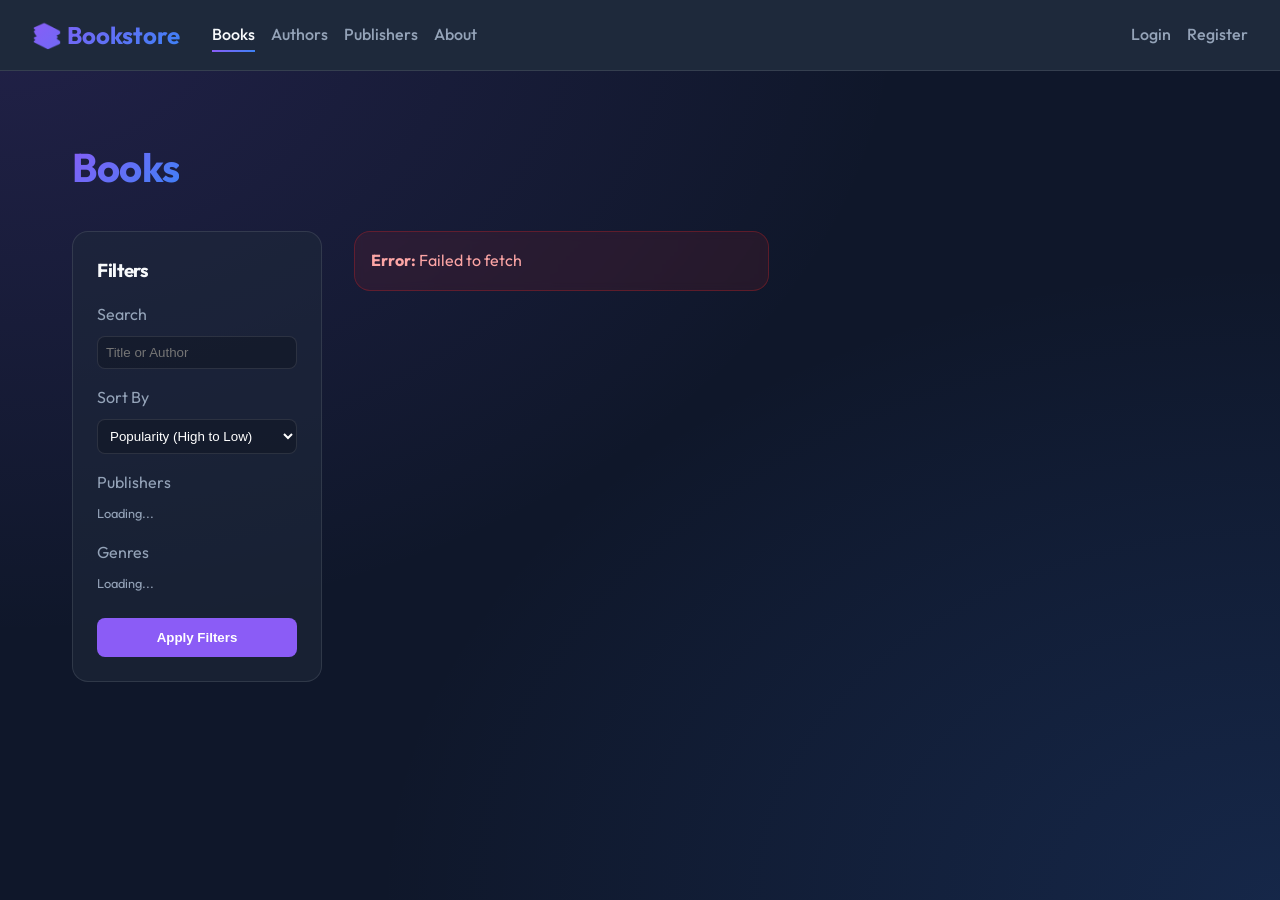
<file: index.html>
<!DOCTYPE html>
<html lang="en">
<head>
    <meta charset="UTF-8">
    <meta name="viewport" content="width=device-width, initial-scale=1.0">
    <title>Books - Bookstore</title>
    <link rel="stylesheet" href="./src/css/main.css">
    <link rel="stylesheet" href="./src/css/components.css">
    <link rel="stylesheet" href="./src/css/layout.css">
</head>
<body>

<main class="container">
    <div class="flex-between" style="margin-bottom: 2rem;">
        <h1>Books</h1>
        <div id="admin-controls"></div>
    </div>
    
    <div style="display: grid; grid-template-columns: 250px 1fr; gap: 2rem; align-items: start;">
        <aside class="filters-sidebar" style="background: var(--card-bg); padding: 1.5rem; border-radius: var(--radius); border: 1px solid var(--border-color);">
            <h3 style="margin-bottom: 1rem;">Filters</h3>
            <form id="filter-form">
                <div style="margin-bottom: 1rem;">
                    <label for="search" style="display: block; margin-bottom: 0.5rem; color: var(--text-muted);">Search</label>
                    <input type="text" id="search" name="search" placeholder="Title or Author" style="width: 100%; padding: 0.5rem; border-radius: 8px; border: 1px solid var(--border-color); background: rgba(0,0,0,0.2); color: white;">
                </div>
                
                <div style="margin-bottom: 1rem;">
                    <label for="ordering" style="display: block; margin-bottom: 0.5rem; color: var(--text-muted);">Sort By</label>
                    <select id="ordering" name="ordering" style="width: 100%; padding: 0.5rem; border-radius: 8px; border: 1px solid var(--border-color); background: rgba(0,0,0,0.2); color: white;">
                        <option value="-popularity_score">Popularity (High to Low)</option>
                        <option value="popularity_score">Popularity (Low to High)</option>
                        <option value="price">Price (Low to High)</option>
                        <option value="-price">Price (High to Low)</option>
                        <option value="genre">Genre (A-Z)</option>
                        <option value="-genre">Genre (Z-A)</option>
                    </select>
                </div>
                
                <div style="margin-bottom: 1rem;">
                    <label style="display: block; margin-bottom: 0.5rem; color: var(--text-muted);">Publishers</label>
                    <div id="publisher-filters" style="display: flex; flex-direction: column; gap: 0.5rem; max-height: 150px; overflow-y: auto;">
                        <span style="color: var(--text-muted); font-size: 0.8rem;">Loading...</span>
                    </div>
                </div>

                <div style="margin-bottom: 1.5rem;">
                    <label style="display: block; margin-bottom: 0.5rem; color: var(--text-muted);">Genres</label>
                    <div id="genre-filters" style="display: flex; flex-direction: column; gap: 0.5rem; max-height: 150px; overflow-y: auto;">
                        <span style="color: var(--text-muted); font-size: 0.8rem;">Loading...</span>
                    </div>
                </div>
                
                <button type="submit" style="width: 100%; padding: 0.75rem; background: var(--primary); color: white; border: none; border-radius: 8px; cursor: pointer; font-weight: bold; transition: background 0.3s;">Apply Filters</button>
            </form>
        </aside>
        
        <div id="content" class="grid" style="grid-template-columns: repeat(auto-fill, minmax(280px, 1fr));"></div>
    </div>
</main>

    <!-- Global scripts instead of modules -->
    <script src="./src/js/config.js"></script>
    <script src="./src/js/auth.js"></script>
    <script src="./src/js/api.js"></script>
    <script src="./src/js/ui.js"></script>
    <script src="./src/js/pages/books.js"></script>
</body>
</html>
</file>
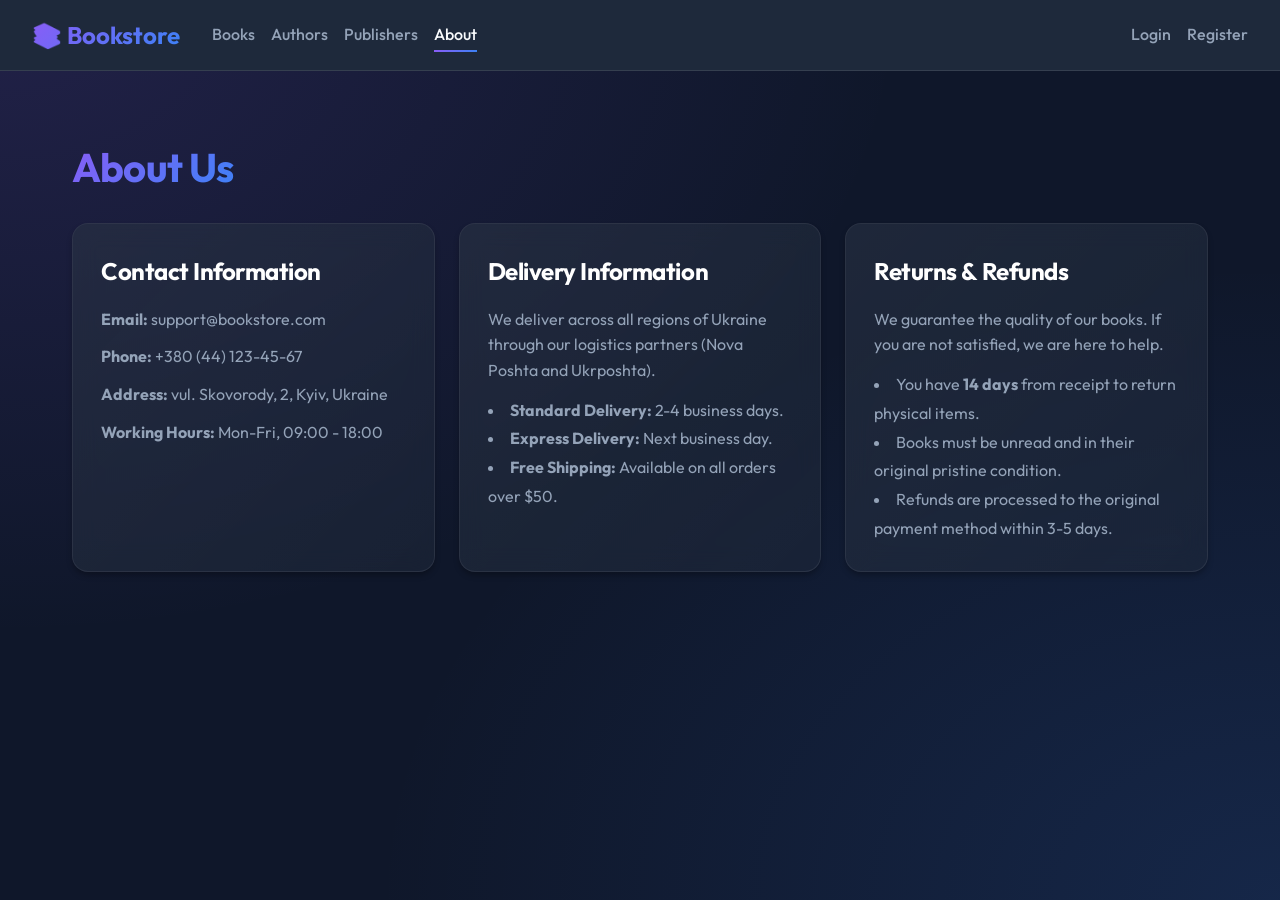
<file: src/pages/about.html>
<!DOCTYPE html>
<html lang="en">
<head>
    <meta charset="UTF-8">
    <meta name="viewport" content="width=device-width, initial-scale=1.0">
    <title>About Us - Bookstore</title>
    <link rel="stylesheet" href="../css/main.css">
    <link rel="stylesheet" href="../css/components.css">
    <link rel="stylesheet" href="../css/layout.css">
</head>
<body>
    <main class="container">
        <div class="flex-between">
            <h1>About Us</h1>
        </div>
        
        <div class="grid mt-4">
            <div class="card">
                <div class="card-body">
                    <h3 class="card-title" style="margin-bottom: 1rem; font-size: 1.5rem;">Contact Information</h3>
                    <p style="color: var(--text-muted); margin-bottom: 0.75rem;"><strong>Email:</strong> support@bookstore.com</p>
                    <p style="color: var(--text-muted); margin-bottom: 0.75rem;"><strong>Phone:</strong> +380 (44) 123-45-67</p>
                    <p style="color: var(--text-muted); margin-bottom: 0.75rem;"><strong>Address:</strong> vul. Skovorody, 2, Kyiv, Ukraine</p>
                    <p style="color: var(--text-muted);"><strong>Working Hours:</strong> Mon-Fri, 09:00 - 18:00</p>
                </div>
            </div>

            <div class="card">
                <div class="card-body">
                    <h3 class="card-title" style="margin-bottom: 1rem; font-size: 1.5rem;">Delivery Information</h3>
                    <p style="color: var(--text-muted); margin-bottom: 0.75rem;">
                        We deliver across all regions of Ukraine through our logistics partners (Nova Poshta and Ukrposhta).
                    </p>
                    <ul style="color: var(--text-muted); list-style-position: inside; line-height: 1.8;">
                        <li><strong>Standard Delivery:</strong> 2-4 business days.</li>
                        <li><strong>Express Delivery:</strong> Next business day.</li>
                        <li><strong>Free Shipping:</strong> Available on all orders over $50.</li>
                    </ul>
                </div>
            </div>

            <div class="card">
                <div class="card-body">
                    <h3 class="card-title" style="margin-bottom: 1rem; font-size: 1.5rem;">Returns & Refunds</h3>
                    <p style="color: var(--text-muted); margin-bottom: 0.75rem;">
                        We guarantee the quality of our books. If you are not satisfied, we are here to help.
                    </p>
                    <ul style="color: var(--text-muted); list-style-position: inside; line-height: 1.8;">
                        <li>You have <strong>14 days</strong> from receipt to return physical items.</li>
                        <li>Books must be unread and in their original pristine condition.</li>
                        <li>Refunds are processed to the original payment method within 3-5 days.</li>
                    </ul>
                </div>
            </div>
        </div>
    </main>

    <!-- Global scripts -->
    <script src="../js/config.js"></script>
    <script src="../js/auth.js"></script>
    <script src="../js/api.js"></script>
    <script src="../js/ui.js"></script>
    <script>
        renderNavbar('about');
    </script>
</body>
</html>
</file>
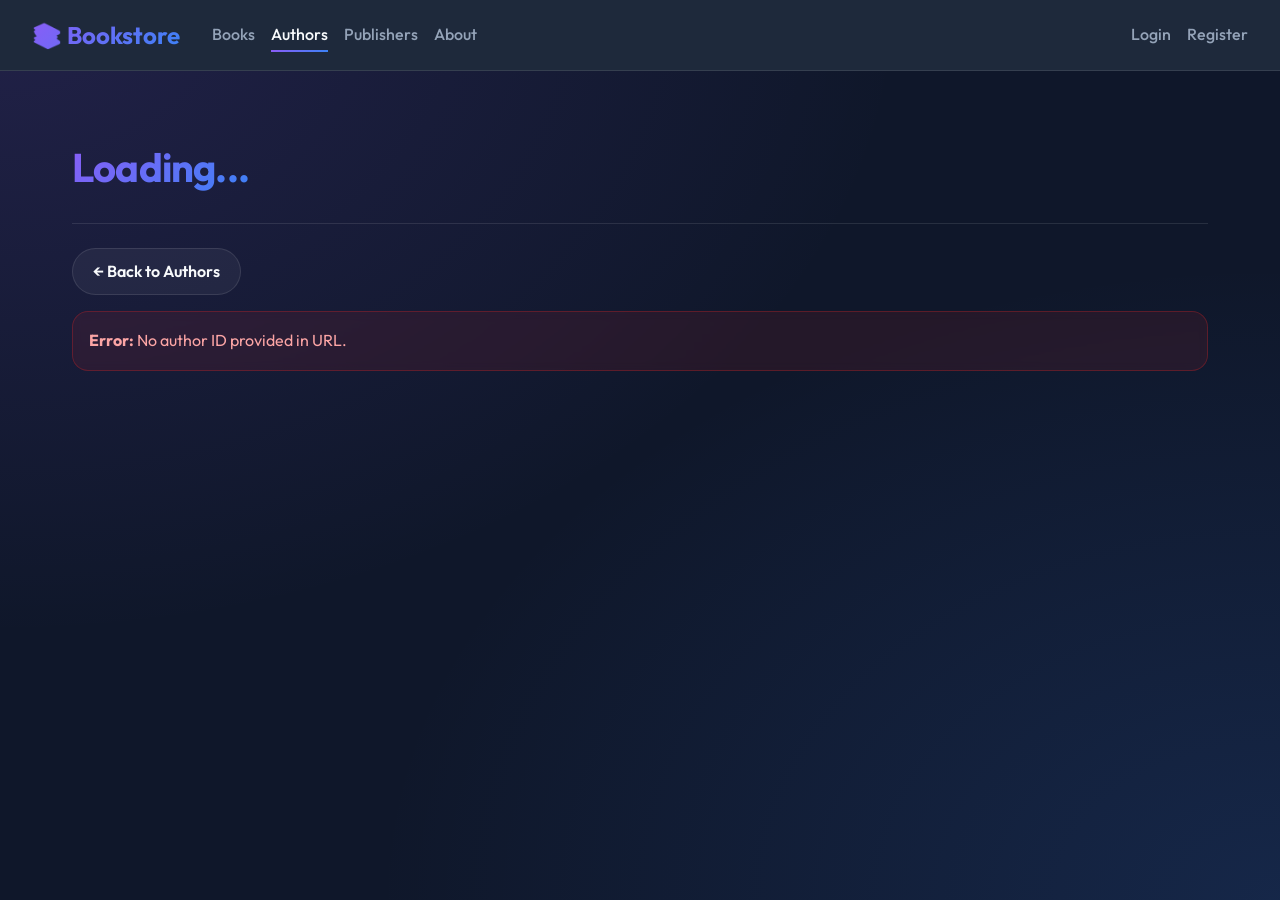
<file: src/pages/author-detail.html>
<!DOCTYPE html>
<html lang="en">
<head>
    <meta charset="UTF-8">
    <meta name="viewport" content="width=device-width, initial-scale=1.0">
    <title>Author Details</title>
    <link rel="stylesheet" href="../css/main.css">
    <link rel="stylesheet" href="../css/components.css">
    <link rel="stylesheet" href="../css/layout.css">
</head>
<body>

    <main class="container">
        <div class="detail-header flex-between">
            <h1 id="author-name">Loading...</h1>
            <div id="admin-controls"></div>
        </div>
        <a href="./authors.html" class="btn btn-secondary mb-4">&larr; Back to Authors</a>
        <div id="content"></div>
    </main>

    <!-- Global scripts instead of modules -->
    <script src="../js/config.js"></script>
    <script src="../js/auth.js"></script>
    <script src="../js/api.js"></script>
    <script src="../js/ui.js"></script>
    <script src="../js/pages/author-detail.js"></script>
</body>
</html>
</file>
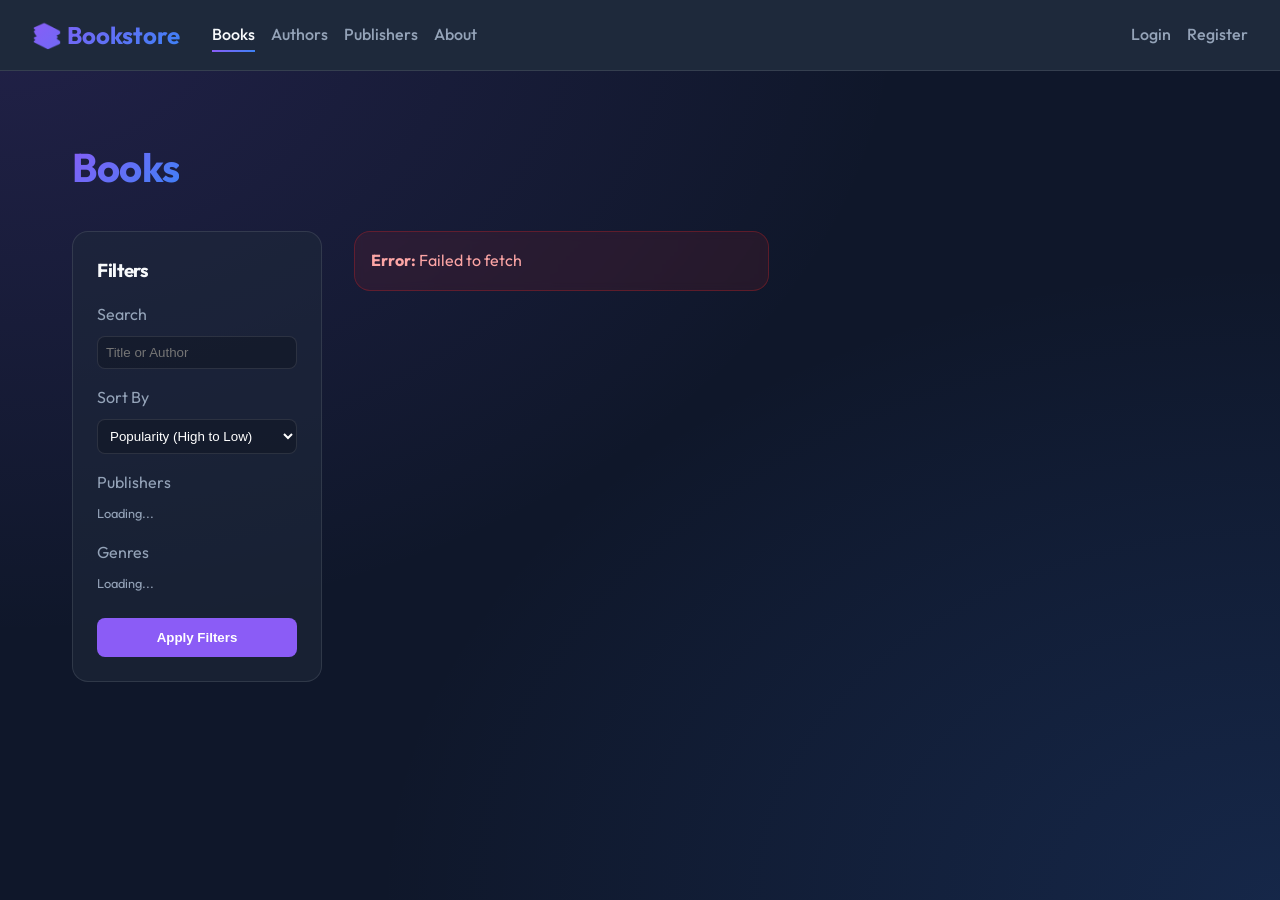
<file: src/pages/author-form.html>
<!DOCTYPE html>
<html lang="en">
<head>
    <meta charset="UTF-8">
    <meta name="viewport" content="width=device-width, initial-scale=1.0">
    <title>Author Form - Bookstore</title>
    <link rel="stylesheet" href="../css/main.css">
    <link rel="stylesheet" href="../css/components.css">
    <link rel="stylesheet" href="../css/layout.css">
</head>
<body>
    <main class="container" style="max-width: 600px; margin-top: 4rem;">
        <div class="card" style="padding: 2.5rem;">
            <div class="flex-between" style="border-bottom: 1px solid var(--border-color); padding-bottom: 1rem; margin-bottom: 2rem;">
                <h1 id="page-title">Author</h1>
                <a href="authors.html" class="btn btn-secondary">Cancel</a>
            </div>
            
            <div id="error-container"></div>
            
            <form id="entity-form" style="display: none;">
                <div class="form-group">
                    <label class="form-label">Name *</label>
                    <input type="text" name="name" id="field-name" class="form-control" required>
                </div>
                
                <div class="form-group">
                    <label class="form-label">Biography</label>
                    <textarea name="bio" id="field-bio" rows="6" class="form-control"></textarea>
                </div>
                
                <button type="submit" id="submit-btn" class="btn btn-primary btn-block">Save</button>
            </form>
        </div>
    </main>

    <script src="../js/config.js"></script>
    <script src="../js/auth.js"></script>
    <script src="../js/api.js"></script>
    <script src="../js/ui.js"></script>
    <script src="../js/pages/author-form.js"></script>
</body>
</html>
</file>
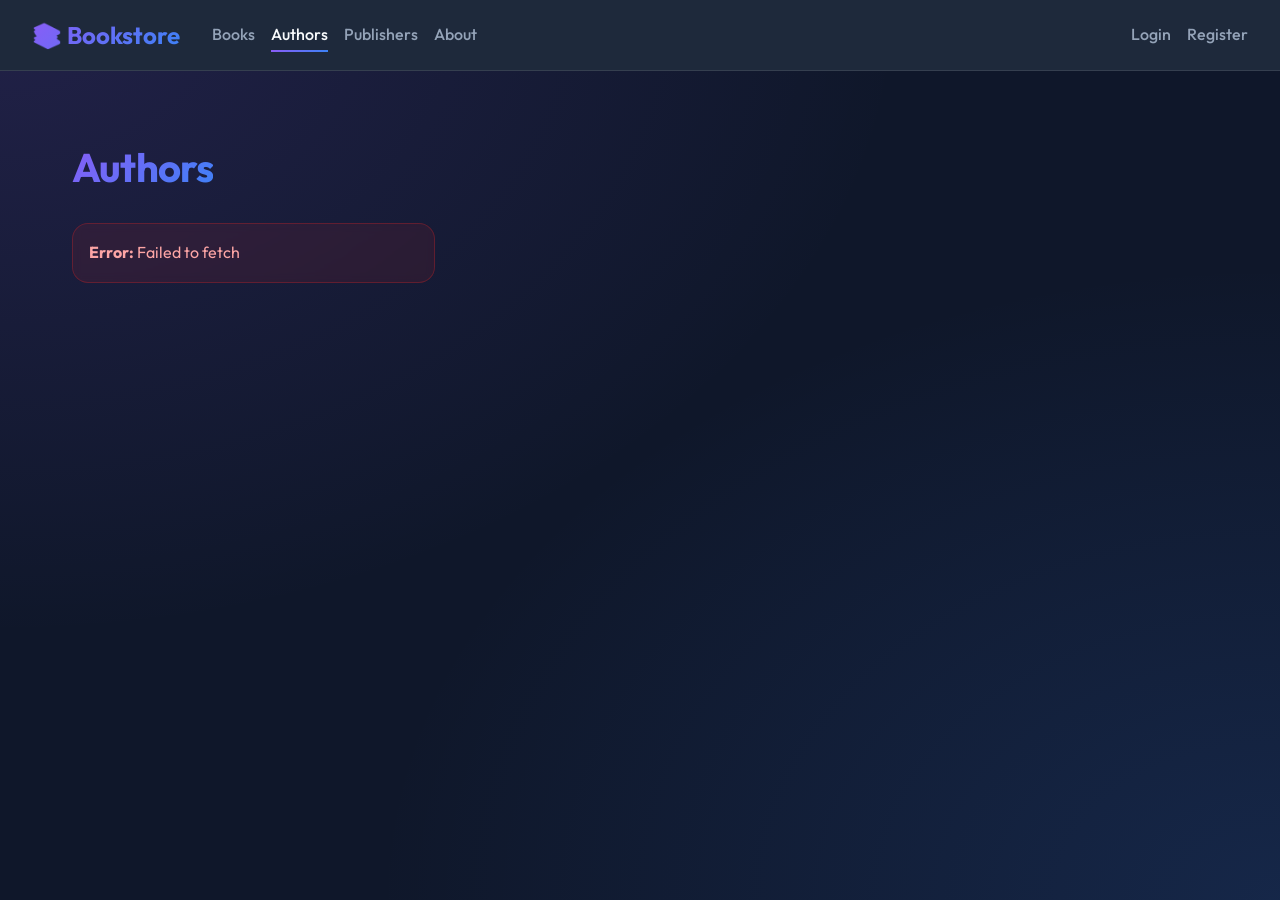
<file: src/pages/authors.html>
<!DOCTYPE html>
<html lang="en">
<head>
    <meta charset="UTF-8">
    <meta name="viewport" content="width=device-width, initial-scale=1.0">
    <title>Authors - Bookstore</title>
    <link rel="stylesheet" href="../css/main.css">
    <link rel="stylesheet" href="../css/components.css">
    <link rel="stylesheet" href="../css/layout.css">
</head>
<body>

    <main class="container">
        <div class="flex-between">
            <h1>Authors</h1>
            <div id="admin-controls"></div>
        </div>
        <div id="content" class="grid"></div>
    </main>
    
    <!-- Global scripts instead of modules -->
    <script src="../js/config.js"></script>
    <script src="../js/auth.js"></script>
    <script src="../js/api.js"></script>
    <script src="../js/ui.js"></script>
    <script src="../js/pages/authors.js"></script>
</body>
</html>
</file>
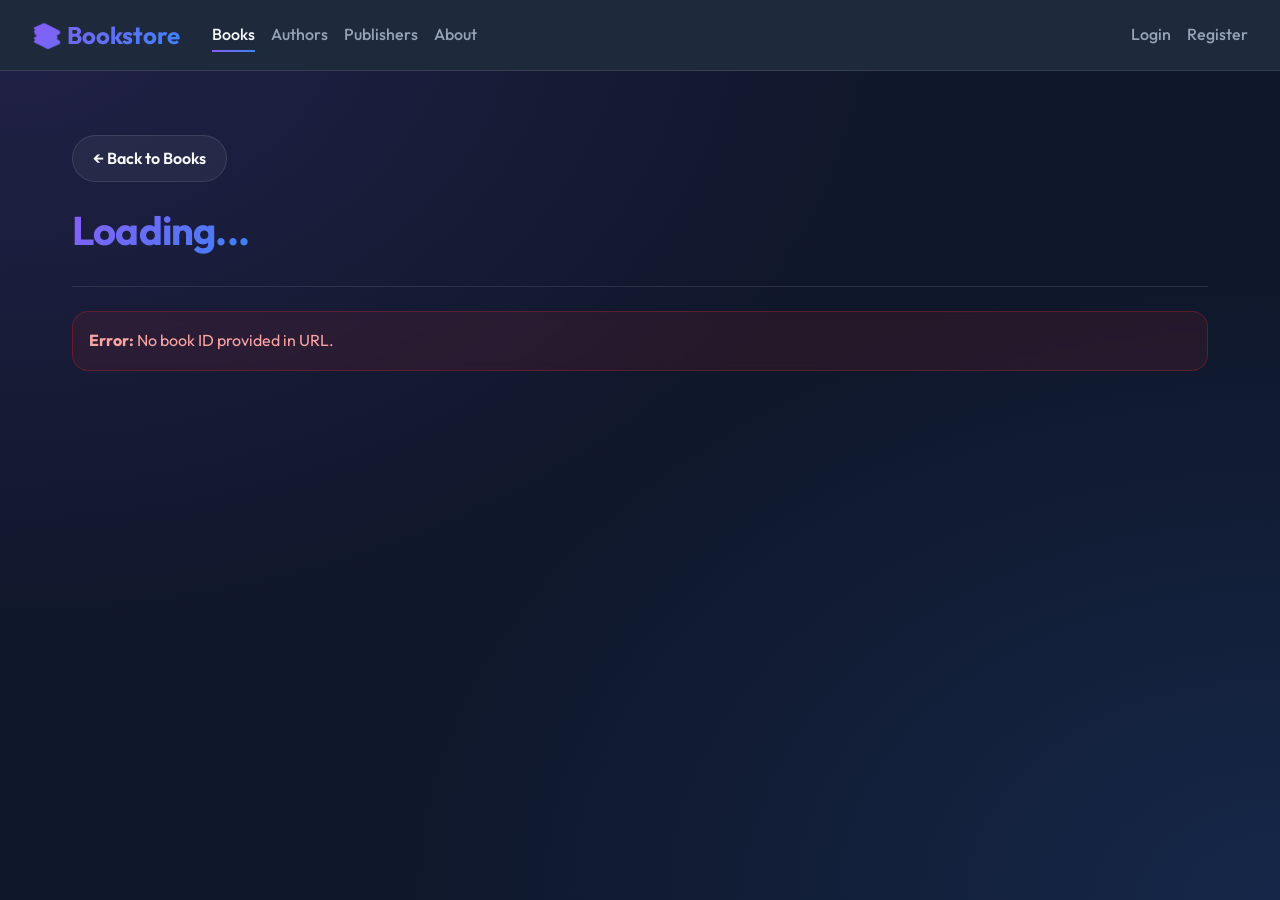
<file: src/pages/book-detail.html>
<!DOCTYPE html>
<html lang="en">
<head>
    <meta charset="UTF-8">
    <meta name="viewport" content="width=device-width, initial-scale=1.0">
    <title>Book Details</title>
    <link rel="stylesheet" href="../css/main.css">
    <link rel="stylesheet" href="../css/components.css">
    <link rel="stylesheet" href="../css/layout.css">
</head>
<body>

<main class="container">
        <a href="../../index.html" class="btn btn-secondary mb-4">&larr; Back to Books</a>
        <div class="detail-header flex-between">
            <h1 id="book-title">Loading...</h1>
            <div id="admin-controls"></div>
        </div>
        <div id="content"></div>
    </main>

    <!-- Global scripts instead of modules -->
    <script src="../js/config.js"></script>
    <script src="../js/auth.js"></script>
    <script src="../js/api.js"></script>
    <script src="../js/ui.js"></script>
    <script src="../js/pages/book-detail.js"></script>
</body>
</html>
</file>
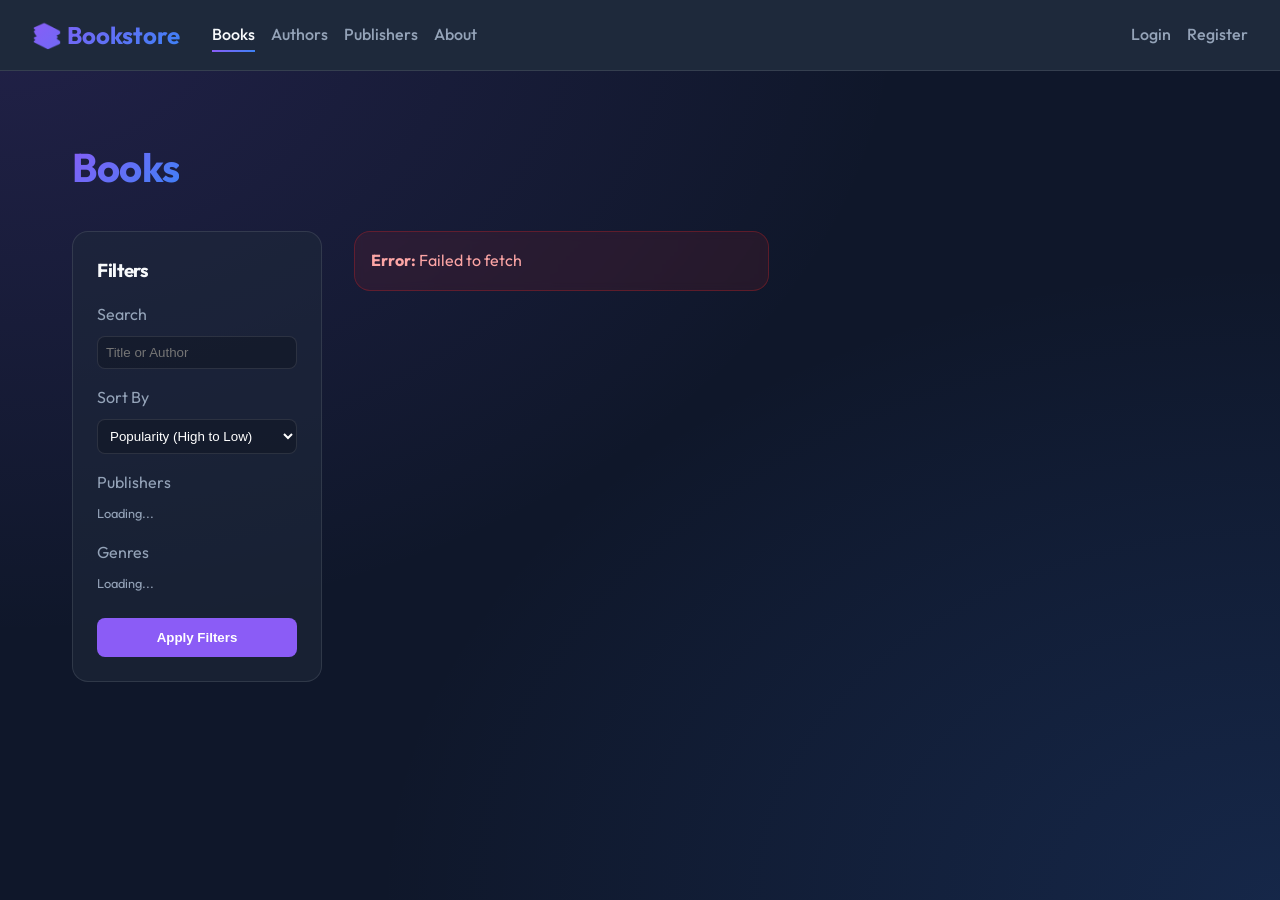
<file: src/pages/book-form.html>
<!DOCTYPE html>
<html lang="en">
<head>
    <meta charset="UTF-8">
    <meta name="viewport" content="width=device-width, initial-scale=1.0">
    <title>Book Form - Bookstore</title>
    <link rel="stylesheet" href="../css/main.css">
    <link rel="stylesheet" href="../css/components.css">
    <link rel="stylesheet" href="../css/layout.css">
</head>
<body>
    <main class="container" style="max-width: 800px; margin-top: 4rem;">
        <div class="card" style="padding: 2.5rem;">
            <div class="flex-between" style="border-bottom: 1px solid var(--border-color); padding-bottom: 1rem; margin-bottom: 2rem;">
                <h1 id="page-title">Book</h1>
                <a href="../../index.html" class="btn btn-secondary">Cancel</a>
            </div>
            
            <div id="error-container"></div>
            
            <form id="entity-form" style="display: none;">
                <div class="grid form-group" style="grid-template-columns: 1fr 1fr; gap: 1rem;">
                    <div>
                        <label class="form-label">Title *</label>
                        <input type="text" name="title" id="field-title" class="form-control" required>
                    </div>
                    <div>
                        <label class="form-label">Genre</label>
                        <input type="text" name="genre" id="field-genre" class="form-control">
                    </div>
                </div>

                <div class="grid form-group" style="grid-template-columns: 1fr 1fr; gap: 1rem;">
                    <div>
                        <label class="form-label">Author * (Type to search)</label>
                        <input list="authors-list" name="author_name" id="field-author" class="form-control" required>
                        <datalist id="authors-list"></datalist>
                    </div>
                    <div>
                        <label class="form-label">Publisher * (Type to search)</label>
                        <input list="publishers-list" name="publisher_name" id="field-publisher" class="form-control" required>
                        <datalist id="publishers-list"></datalist>
                    </div>
                </div>

                <div class="grid form-group" style="grid-template-columns: repeat(4, 1fr); gap: 1rem;">
                    <div>
                        <label class="form-label">Price *</label>
                        <input type="number" name="price" id="field-price" step="0.01" min="0" class="form-control" required>
                    </div>
                    <div>
                        <label class="form-label">Pop. Score *</label>
                        <input type="number" name="popularity_score" id="field-pop" step="1" min="0" class="form-control" required>
                    </div>
                    <div>
                        <label class="form-label">Year *</label>
                        <input type="number" name="publication_year" id="field-year" min="0" class="form-control" required>
                    </div>
                    <div>
                        <label class="form-label">Pages *</label>
                        <input type="number" name="pages" id="field-pages" min="0" class="form-control" required>
                    </div>
                </div>

                <div class="form-group">
                    <label style="display: flex; align-items: center; gap: 0.5rem; color: var(--text-muted); cursor: pointer;">
                        <input type="checkbox" name="in_stock" id="field-stock" checked style="width: 1.2rem; height: 1.2rem; cursor: pointer;">
                        In Stock
                    </label>
                </div>
                
                <div class="form-group">
                    <label class="form-label">Description</label>
                    <textarea name="description" id="field-description" rows="6" class="form-control"></textarea>
                </div>
                
                <button type="submit" id="submit-btn" class="btn btn-primary btn-block">Save</button>
            </form>
        </div>
    </main>

    <script src="../js/config.js"></script>
    <script src="../js/auth.js"></script>
    <script src="../js/api.js"></script>
    <script src="../js/ui.js"></script>
    <script src="../js/pages/book-form.js"></script>
</body>
</html>
</file>
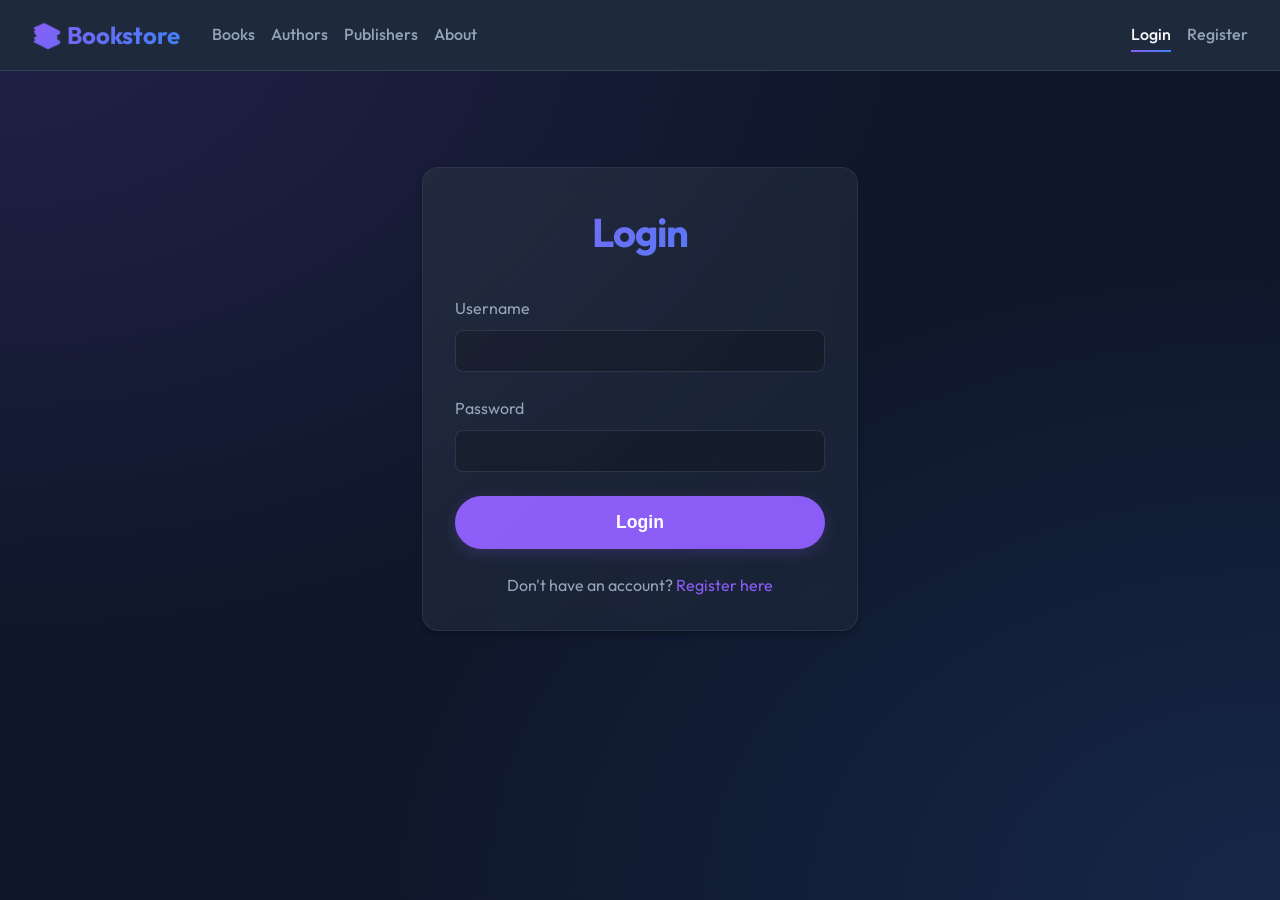
<file: src/pages/cart.html>
<!DOCTYPE html>
<html lang="en">
<head>
    <meta charset="UTF-8">
    <meta name="viewport" content="width=device-width, initial-scale=1.0">
    <title>Cart - Bookstore</title>
    <link rel="stylesheet" href="../css/main.css">
    <link rel="stylesheet" href="../css/components.css">
    <link rel="stylesheet" href="../css/layout.css">
</head>
<body>

<main class="container">
    <div class="flex-between" style="margin-bottom: 2rem;">
        <h1>Your Cart</h1>
        <button id="clear-cart-btn" class="btn btn-danger" style="display: none;">Clear Cart</button>
    </div>
    
    <div style="display: grid; grid-template-columns: 1fr 300px; gap: 2rem; align-items: start;">
        <div id="cart-items" class="grid" style="grid-template-columns: 1fr; gap: 1rem;">
            <!-- Cart items will be rendered here -->
        </div>
        
        <aside class="filters-sidebar" style="background: var(--card-bg); padding: 1.5rem; border-radius: var(--radius); border: 1px solid var(--border-color); display: none;" id="checkout-sidebar">
            <h3 style="margin-bottom: 1rem;">Order Summary</h3>
            <div style="margin-bottom: 1rem; display: flex; justify-content: space-between;">
                <span style="color: var(--text-muted);">Total</span>
                <strong id="cart-total" style="font-size: 1.25rem;">$0.00</strong>
            </div>
            
            <button id="checkout-btn" style="width: 100%; padding: 0.75rem; background: var(--primary); color: white; border: none; border-radius: 8px; cursor: pointer; font-weight: bold; transition: background 0.3s;">Checkout Now</button>
        </aside>
    </div>
</main>

    <script src="../js/config.js"></script>
    <script src="../js/auth.js"></script>
    <script src="../js/api.js"></script>
    <script src="../js/ui.js"></script>
    <script src="../js/pages/cart.js"></script>
</body>
</html>
</file>
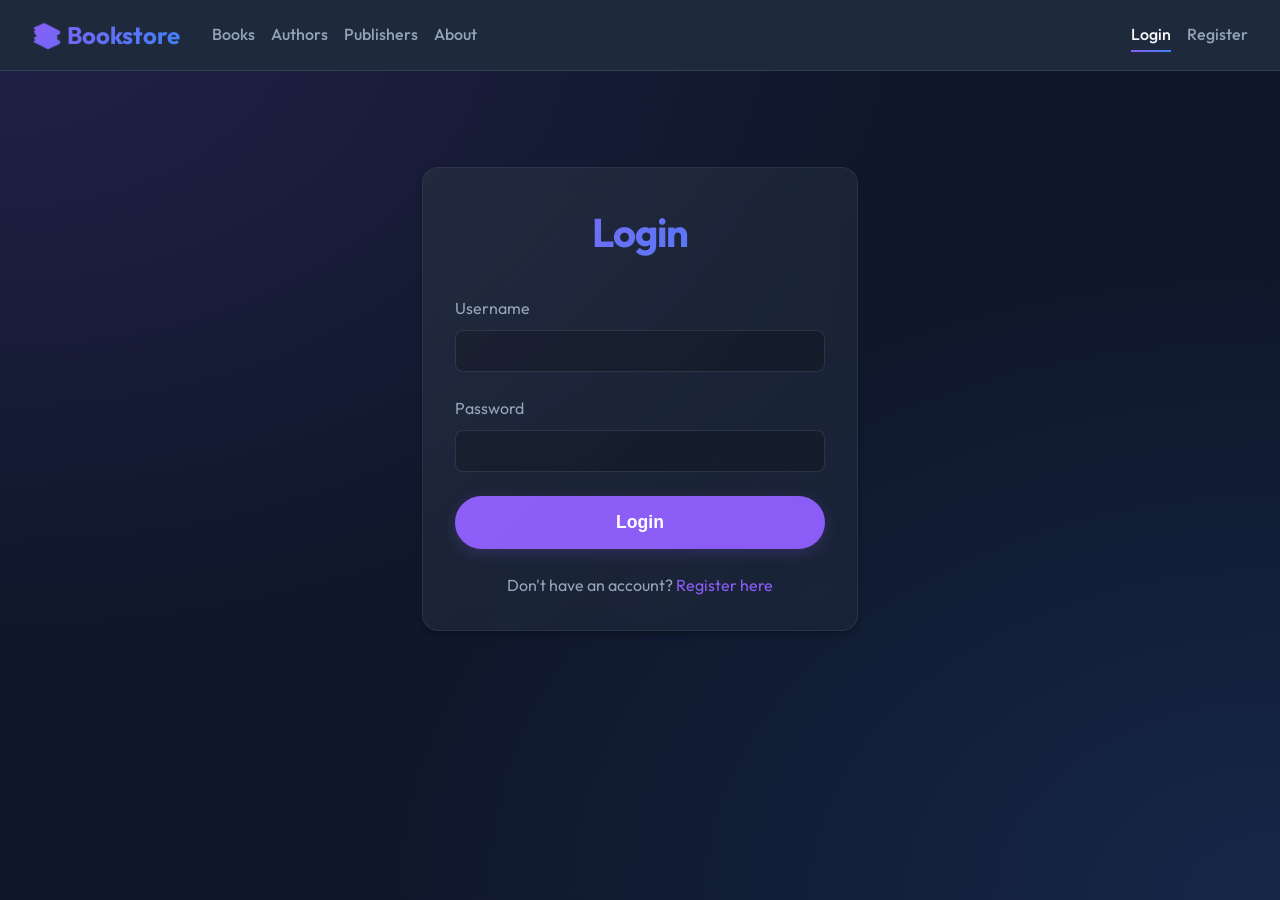
<file: src/pages/login.html>
<!DOCTYPE html>
<html lang="en">
<head>
    <meta charset="UTF-8">
    <meta name="viewport" content="width=device-width, initial-scale=1.0">
    <title>Login - Bookstore</title>
    <link rel="stylesheet" href="../css/main.css">
    <link rel="stylesheet" href="../css/components.css">
    <link rel="stylesheet" href="../css/layout.css">
</head>
<body>
    <main class="container" style="max-width: 500px; margin-top: 4rem;">
        <div class="card" style="padding: 2rem;">
            <h1 style="margin-bottom: 2rem; text-align: center;">Login</h1>
            <div id="error-container"></div>
            <form id="login-form">
                <div class="form-group">
                    <label class="form-label">Username</label>
                    <input type="text" name="username" class="form-control" required>
                </div>
                <div class="form-group">
                    <label class="form-label">Password</label>
                    <input type="password" name="password" class="form-control" required>
                </div>
                <button type="submit" class="btn btn-primary btn-block">Login</button>
            </form>
            <p style="text-align: center; margin-top: 1.5rem; color: var(--text-muted);">
                Don't have an account? <a href="register.html" style="color: var(--primary);">Register here</a>
            </p>
        </div>
    </main>

    <script src="../js/config.js"></script>
    <script src="../js/auth.js"></script>
    <script src="../js/api.js"></script>
    <script src="../js/ui.js"></script>
    <script src="../js/pages/login.js"></script>
</body>
</html>
</file>
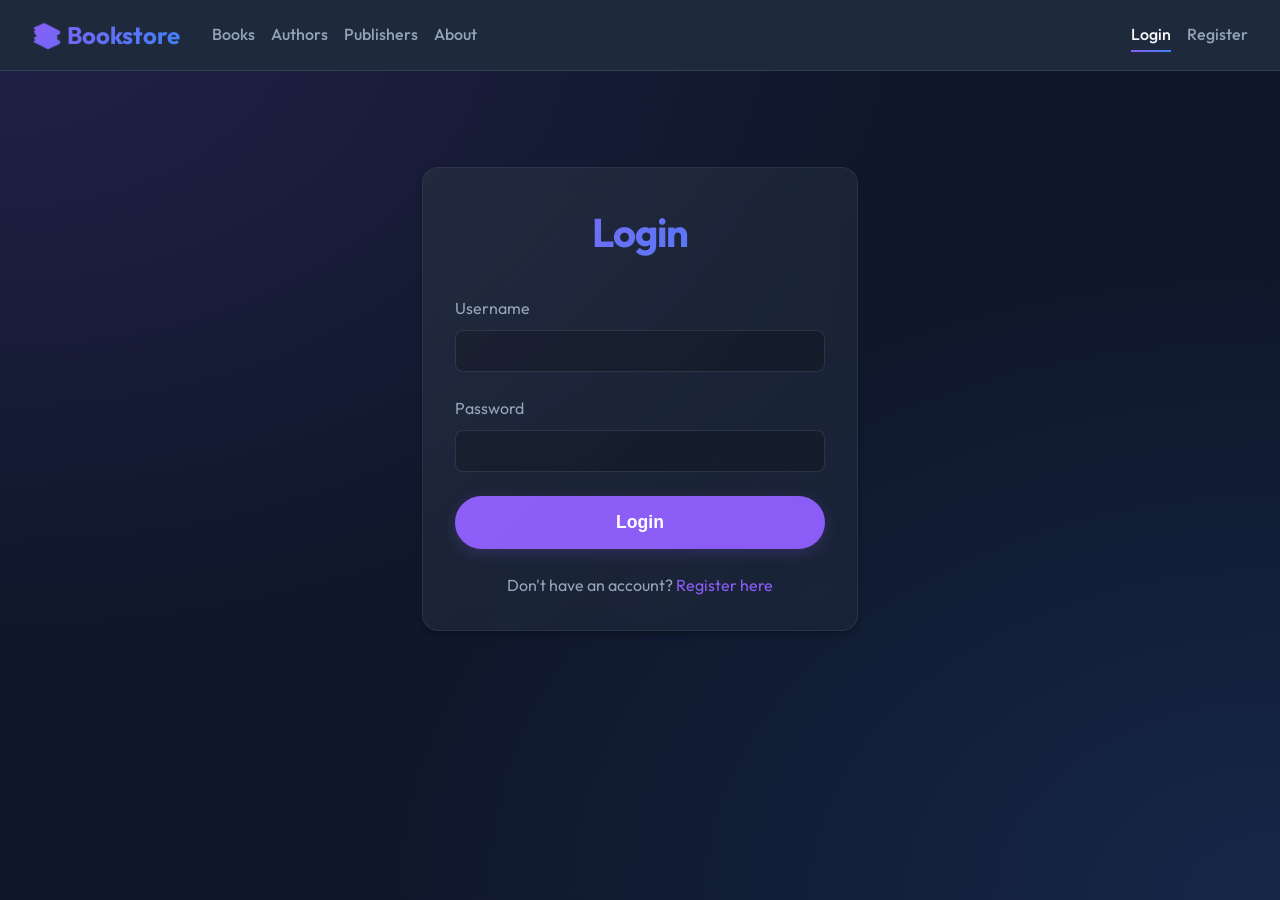
<file: src/pages/profile.html>
<!DOCTYPE html>
<html lang="en">
<head>
    <meta charset="UTF-8">
    <meta name="viewport" content="width=device-width, initial-scale=1.0">
    <title>Profile - Bookstore</title>
    <link rel="stylesheet" href="../css/main.css">
    <link rel="stylesheet" href="../css/components.css">
    <link rel="stylesheet" href="../css/layout.css">
</head>
<body>
    <main class="container" style="max-width: 600px; margin-top: 4rem;">
        <div class="card" style="padding: 2.5rem;">
            <h1 style="margin-bottom: 2rem; border-bottom: 1px solid var(--border-color); padding-bottom: 1rem;">My Profile</h1>
            <div id="content">
                <!-- User details injected here -->
            </div>
        </div>
    </main>

    <script src="../js/config.js"></script>
    <script src="../js/auth.js"></script>
    <script src="../js/api.js"></script>
    <script src="../js/ui.js"></script>
    <script src="../js/pages/profile.js"></script>
</body>
</html>
</file>
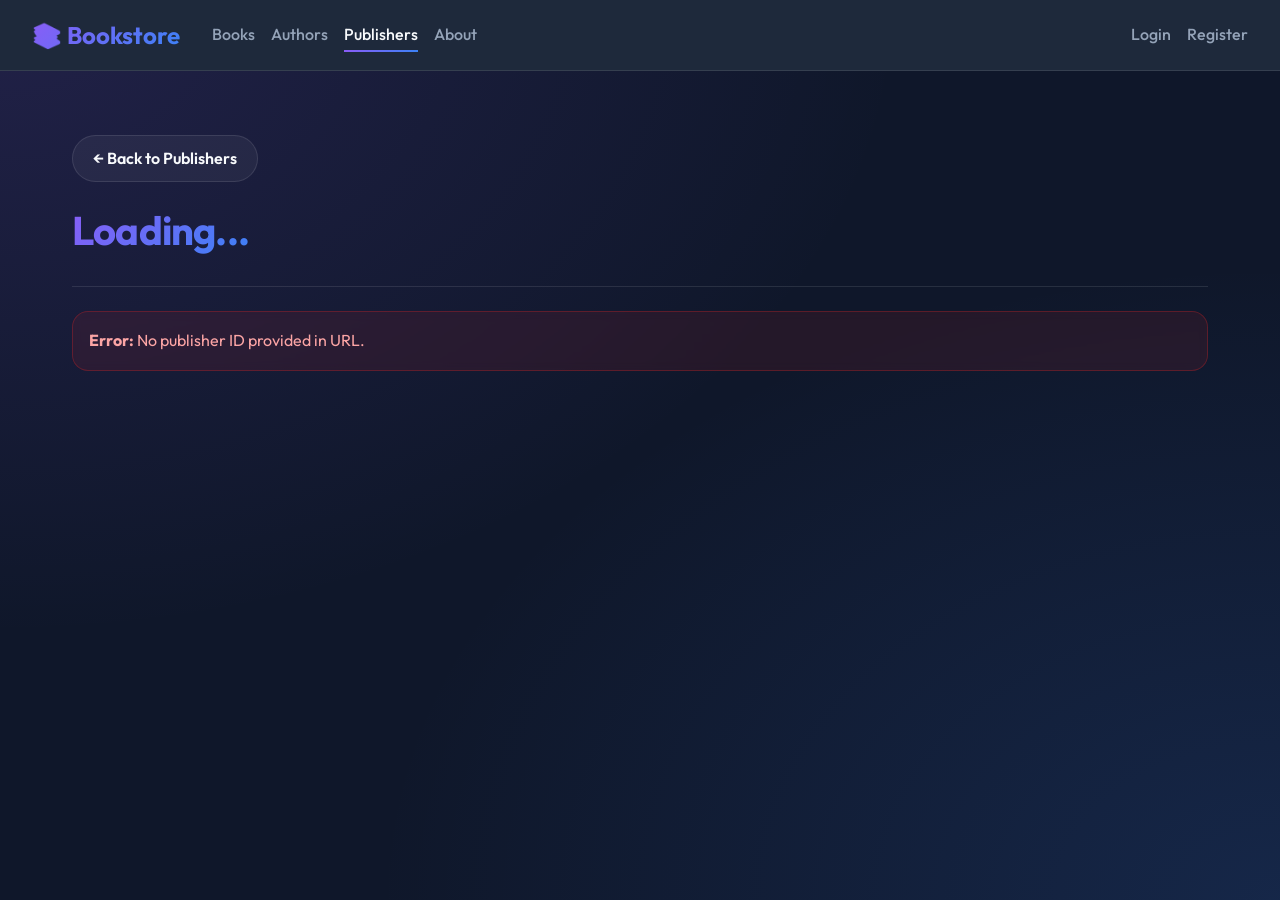
<file: src/pages/publisher-detail.html>
<!DOCTYPE html>
<html lang="en">
<head>
    <meta charset="UTF-8">
    <meta name="viewport" content="width=device-width, initial-scale=1.0">
    <title>Publisher Details</title>
    <link rel="stylesheet" href="../css/main.css">
    <link rel="stylesheet" href="../css/components.css">
    <link rel="stylesheet" href="../css/layout.css">
</head>
<body>

<main class="container">
        <a href="./publishers.html" class="btn btn-secondary mb-4">&larr; Back to Publishers</a>
        <div class="detail-header flex-between">
            <h1 id="publisher-name">Loading...</h1>
            <div id="admin-controls"></div>
        </div>
        <div id="content"></div>
    </main>

    <!-- Global scripts instead of modules -->
    <script src="../js/config.js"></script>
    <script src="../js/auth.js"></script>
    <script src="../js/api.js"></script>
    <script src="../js/ui.js"></script>
    <script src="../js/pages/publisher-detail.js"></script>
</body>
</html>
</file>
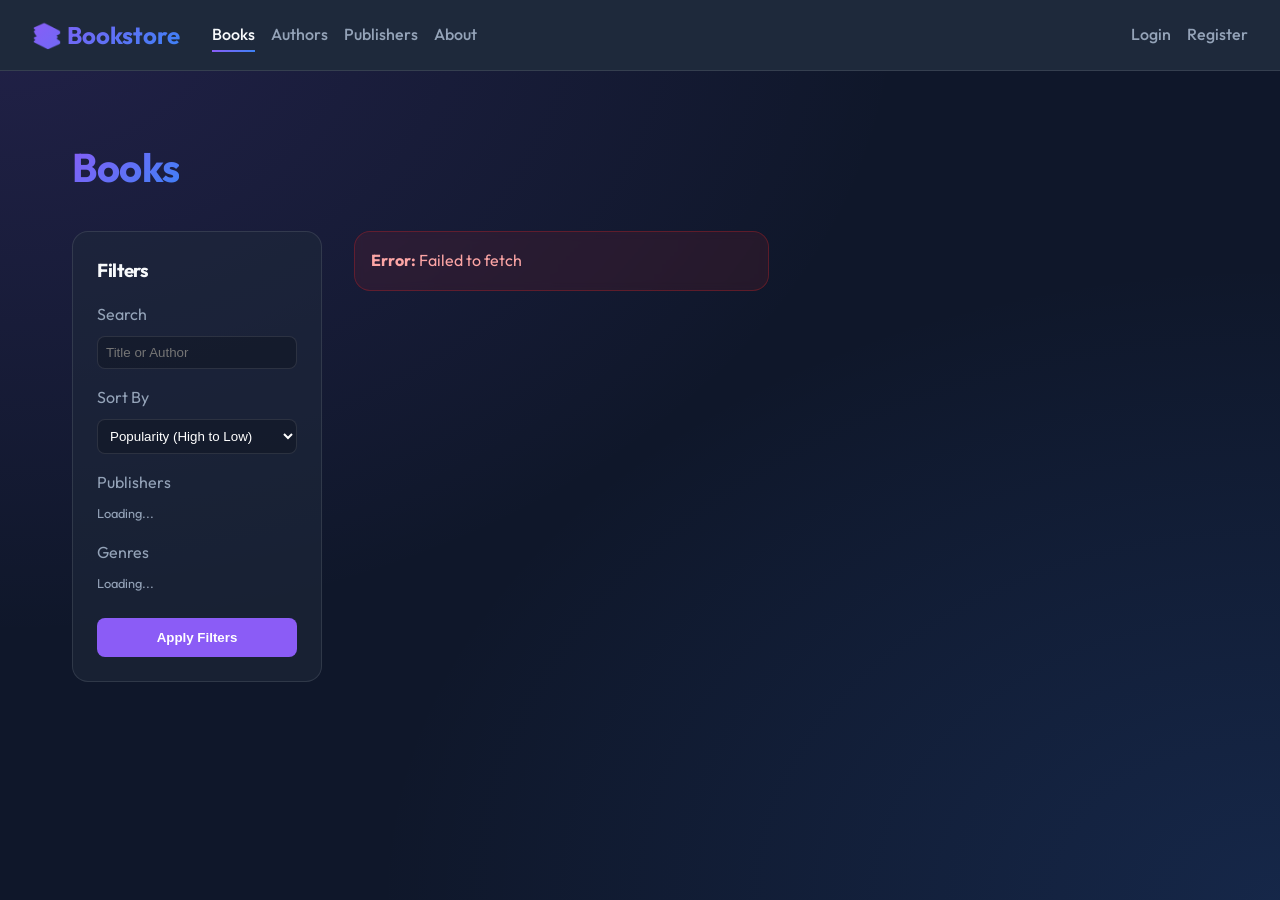
<file: src/pages/publisher-form.html>
<!DOCTYPE html>
<html lang="en">
<head>
    <meta charset="UTF-8">
    <meta name="viewport" content="width=device-width, initial-scale=1.0">
    <title>Publisher Form - Bookstore</title>
    <link rel="stylesheet" href="../css/main.css">
    <link rel="stylesheet" href="../css/components.css">
    <link rel="stylesheet" href="../css/layout.css">
</head>
<body>
    <main class="container" style="max-width: 600px; margin-top: 4rem;">
        <div class="card" style="padding: 2.5rem;">
            <div class="flex-between" style="border-bottom: 1px solid var(--border-color); padding-bottom: 1rem; margin-bottom: 2rem;">
                <h1 id="page-title">Publisher</h1>
                <a href="publishers.html" class="btn btn-secondary">Cancel</a>
            </div>
            
            <div id="error-container"></div>
            
            <form id="entity-form" style="display: none;">
                <div class="form-group">
                    <label class="form-label">Name *</label>
                    <input type="text" name="name" id="field-name" class="form-control" required>
                </div>
                
                <div class="form-group">
                    <label class="form-label">Description</label>
                    <textarea name="description" id="field-description" rows="6" class="form-control"></textarea>
                </div>
                
                <button type="submit" id="submit-btn" class="btn btn-primary btn-block">Save</button>
            </form>
        </div>
    </main>

    <script src="../js/config.js"></script>
    <script src="../js/auth.js"></script>
    <script src="../js/api.js"></script>
    <script src="../js/ui.js"></script>
    <script src="../js/pages/publisher-form.js"></script>
</body>
</html>
</file>
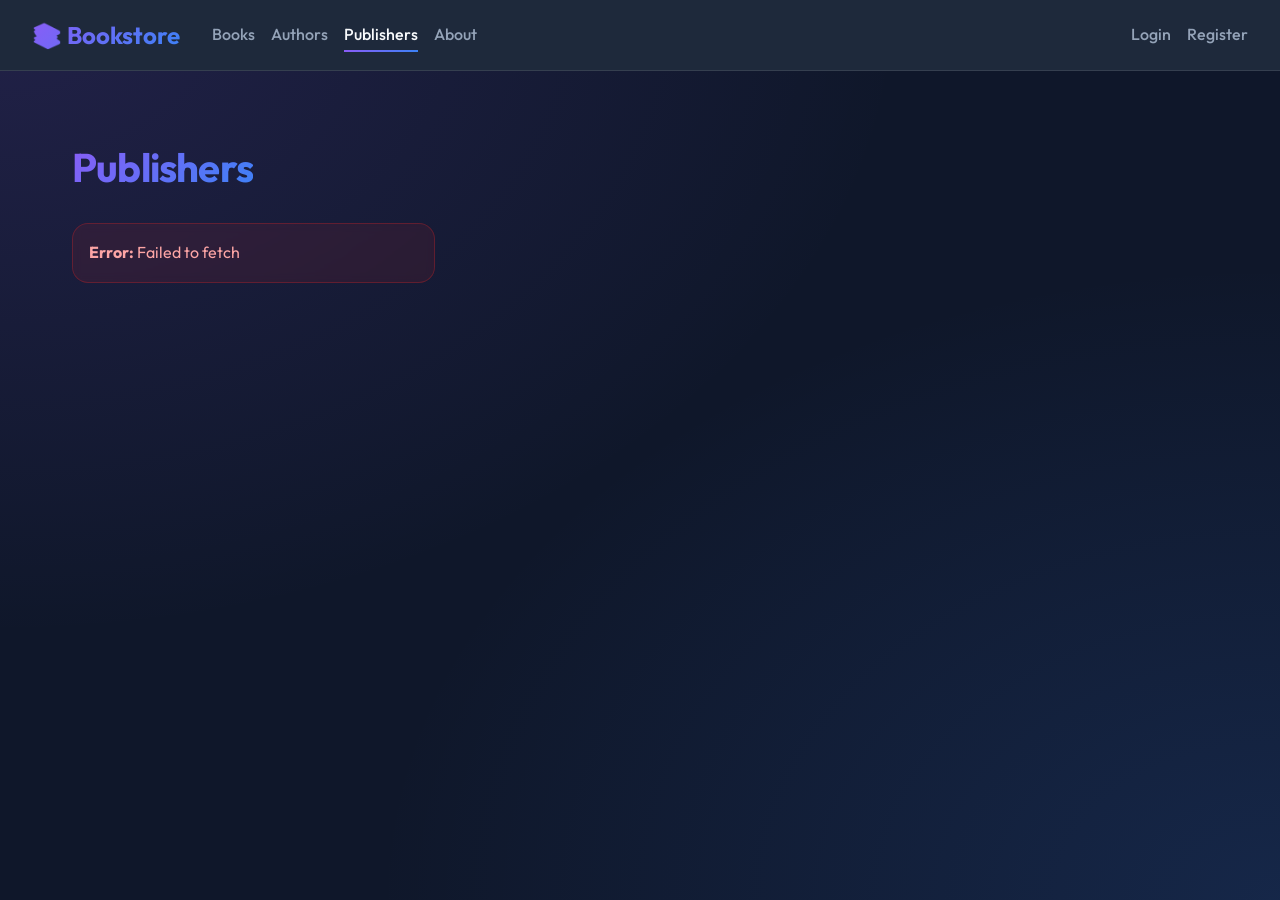
<file: src/pages/publishers.html>
<!DOCTYPE html>
<html lang="en">
<head>
    <meta charset="UTF-8">
    <meta name="viewport" content="width=device-width, initial-scale=1.0">
    <title>Publishers - Bookstore</title>
    <link rel="stylesheet" href="../css/main.css">
    <link rel="stylesheet" href="../css/components.css">
    <link rel="stylesheet" href="../css/layout.css">
</head>
<body>

    <main class="container">
        <div class="flex-between">
            <h1>Publishers</h1>
            <div id="admin-controls"></div>
        </div>
        <div id="content" class="grid"></div>
    </main>

    <!-- Global scripts instead of modules -->
    <script src="../js/config.js"></script>
    <script src="../js/auth.js"></script>
    <script src="../js/api.js"></script>
    <script src="../js/ui.js"></script>
    <script src="../js/pages/publishers.js"></script>
</body>
</html>
</file>
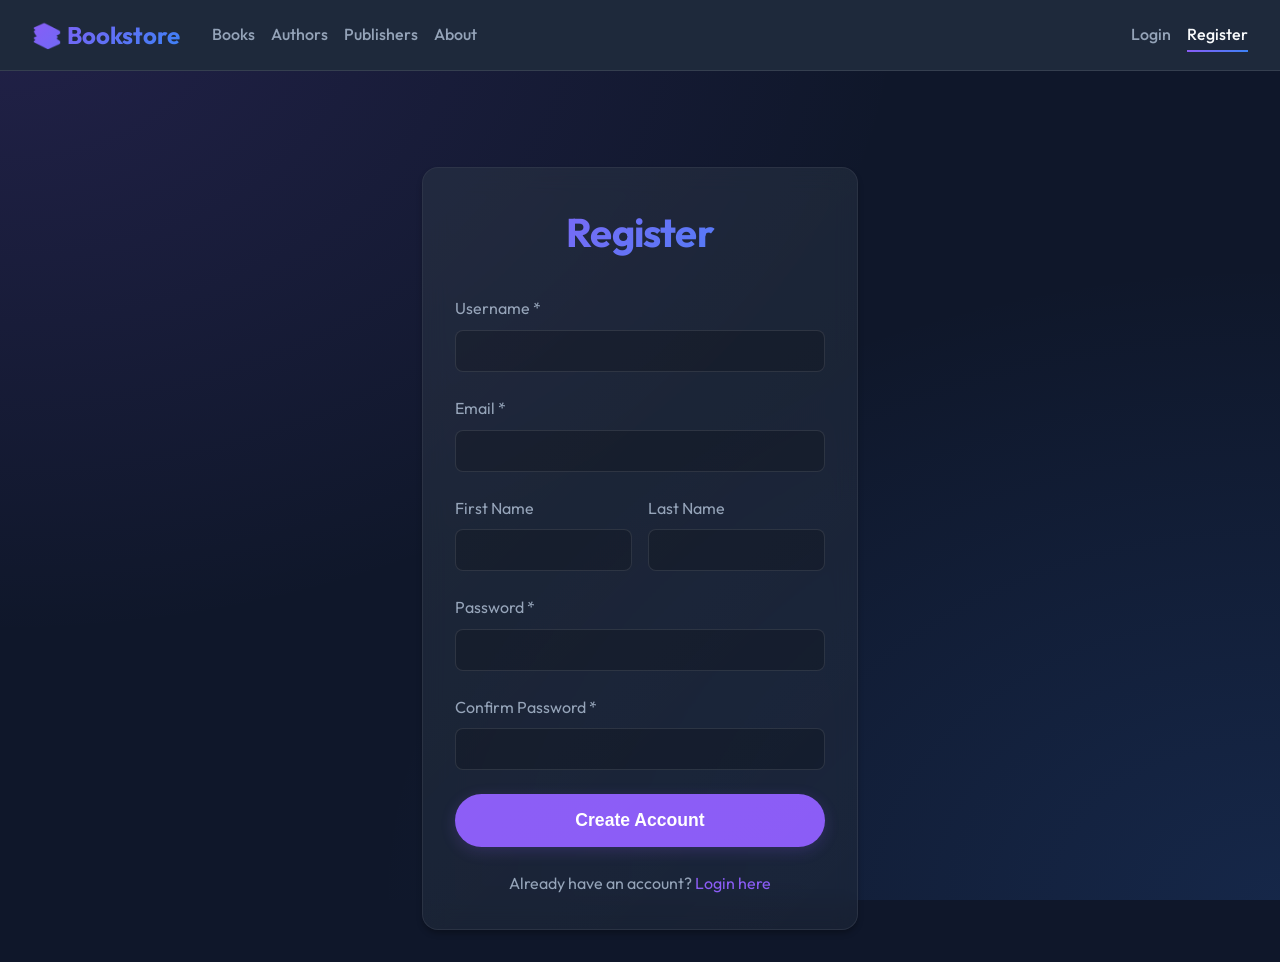
<file: src/pages/register.html>
<!DOCTYPE html>
<html lang="en">
<head>
    <meta charset="UTF-8">
    <meta name="viewport" content="width=device-width, initial-scale=1.0">
    <title>Register - Bookstore</title>
    <link rel="stylesheet" href="../css/main.css">
    <link rel="stylesheet" href="../css/components.css">
    <link rel="stylesheet" href="../css/layout.css">
</head>
<body>
    <main class="container" style="max-width: 500px; margin-top: 4rem;">
        <div class="card" style="padding: 2rem;">
            <h1 style="margin-bottom: 2rem; text-align: center;">Register</h1>
            <div id="error-container"></div>
            <form id="register-form">
                <div class="form-group">
                    <label class="form-label">Username *</label>
                    <input type="text" name="username" class="form-control" required>
                </div>
                <div class="form-group">
                    <label class="form-label">Email *</label>
                    <input type="email" name="email" class="form-control" required>
                </div>
                <div style="display: flex; gap: 1rem; margin-bottom: 1.5rem;">
                    <div style="flex: 1;">
                        <label class="form-label">First Name</label>
                        <input type="text" name="first_name" class="form-control">
                    </div>
                    <div style="flex: 1;">
                        <label class="form-label">Last Name</label>
                        <input type="text" name="last_name" class="form-control">
                    </div>
                </div>
                <div class="form-group">
                    <label class="form-label">Password *</label>
                    <input type="password" name="password" class="form-control" required minlength="8">
                </div>
                <div class="form-group">
                    <label class="form-label">Confirm Password *</label>
                    <input type="password" name="password_check" class="form-control" required minlength="8">
                </div>
                <button type="submit" class="btn btn-primary btn-block">Create Account</button>
            </form>
            <p style="text-align: center; margin-top: 1.5rem; color: var(--text-muted);">
                Already have an account? <a href="login.html" style="color: var(--primary);">Login here</a>
            </p>
        </div>
    </main>

    <script src="../js/config.js"></script>
    <script src="../js/auth.js"></script>
    <script src="../js/api.js"></script>
    <script src="../js/ui.js"></script>
    <script src="../js/pages/register.js"></script>
</body>
</html>
</file>
<file: src/css/main.css>
@import url('https://fonts.googleapis.com/css2?family=Outfit:wght@300;400;500;600;700&display=swap');

:root {
  --primary: #8b5cf6;
  --primary-hover: #a78bfa;
  --primary-gradient: linear-gradient(135deg, #8b5cf6, #3b82f6);
  --bg-color: #0f172a;
  --bg-secondary: #1e293b;
  --text-main: #f8fafc;
  --text-muted: #94a3b8;
  --card-bg: rgba(30, 41, 59, 0.6);
  --card-border: rgba(255, 255, 255, 0.08);
  --border-color: rgba(255, 255, 255, 0.1);
  --shadow-sm: 0 4px 6px -1px rgba(0, 0, 0, 0.3);
  --shadow-md: 0 10px 15px -3px rgba(0, 0, 0, 0.4);
  --shadow-glow: 0 0 20px rgba(139, 92, 246, 0.2);
  --radius: 16px;
  --font-family: 'Outfit', system-ui, -apple-system, sans-serif;
}

* {
  box-sizing: border-box;
  margin: 0;
  padding: 0;
}

body {
  font-family: var(--font-family);
  background-color: var(--bg-color);
  background-image: 
    radial-gradient(at 0% 0%, rgba(139, 92, 246, 0.15) 0px, transparent 50%),
    radial-gradient(at 100% 100%, rgba(59, 130, 246, 0.15) 0px, transparent 50%);
  background-attachment: fixed;
  color: var(--text-main);
  line-height: 1.6;
  -webkit-font-smoothing: antialiased;
  min-height: 100vh;
}

a {
  color: var(--primary-hover);
  text-decoration: none;
  transition: all 0.3s ease;
}

a:hover {
  color: #fff;
  text-shadow: 0 0 8px rgba(167, 139, 250, 0.5);
}

h1, h2, h3, h4, h5, h6 {
  font-weight: 700;
  color: var(--text-main);
  letter-spacing: -0.02em;
}

h1 {
  font-size: 2.5rem;
  background: var(--primary-gradient);
  -webkit-background-clip: text;
  -webkit-text-fill-color: transparent;
  display: inline-block;
}
</file>
<file: src/css/components.css>
/* Navbar */
.navbar {
  background: rgba(15, 23, 42, 0.7);
  backdrop-filter: blur(16px);
  -webkit-backdrop-filter: blur(16px);
  border-bottom: 1px solid var(--border-color);
  padding: 1rem 2rem;
  display: flex;
  justify-content: space-between;
  align-items: center;
  position: sticky;
  top: 0;
  z-index: 100;
}

.navbar-brand {
  font-size: 1.5rem;
  font-weight: 700;
  background: var(--primary-gradient);
  -webkit-background-clip: text;
  -webkit-text-fill-color: transparent;
  text-decoration: none;
}
.navbar-brand:hover {
  text-shadow: none;
}

.nav-links {
  display: flex;
  gap: 2rem;
}

.nav-link {
  color: var(--text-muted);
  font-weight: 500;
  position: relative;
}

.nav-link::after {
  content: '';
  position: absolute;
  bottom: -4px;
  left: 0;
  width: 0;
  height: 2px;
  background: var(--primary-gradient);
  transition: width 0.3s ease;
}

.nav-link:hover {
  color: var(--text-main);
  text-shadow: none;
}

.nav-link:hover::after, .nav-link.active::after {
  width: 100%;
}

.nav-link.active {
  color: var(--text-main);
}

/* Cards (Glassmorphism) */
.card {
  background: var(--card-bg);
  backdrop-filter: blur(12px);
  -webkit-backdrop-filter: blur(12px);
  border: 1px solid var(--card-border);
  border-radius: var(--radius);
  padding: 1.75rem;
  box-shadow: var(--shadow-sm);
  transition: all 0.4s cubic-bezier(0.4, 0, 0.2, 1);
  display: flex;
  flex-direction: column;
  position: relative;
  overflow: hidden;
}

.card::before {
  content: '';
  position: absolute;
  top: 0; left: 0; width: 100%; height: 100%;
  background: linear-gradient(135deg, rgba(255,255,255,0.03) 0%, transparent 100%);
  pointer-events: none;
}

.card:hover {
  transform: translateY(-5px);
  box-shadow: var(--shadow-md), var(--shadow-glow);
  border-color: rgba(139, 92, 246, 0.3);
}

.card-title {
  font-size: 1.25rem;
  margin-bottom: 0.5rem;
  color: #fff;
}

.card-subtitle {
  font-size: 0.9rem;
  color: var(--text-muted);
  margin-bottom: 1rem;
}

.card-body {
    flex-grow: 1;
    z-index: 1;
}

.card-footer {
    margin-top: 1.5rem;
    z-index: 1;
}

/* Buttons */
.btn {
  display: inline-block;
  padding: 0.6rem 1.25rem;
  background: var(--primary-gradient);
  color: #fff;
  border-radius: 99px;
  font-weight: 600;
  text-align: center;
  cursor: pointer;
  border: none;
  transition: all 0.3s ease;
  box-shadow: 0 4px 15px rgba(139, 92, 246, 0.2);
}

.btn:hover {
  transform: translateY(-2px);
  box-shadow: 0 6px 20px rgba(139, 92, 246, 0.4);
  color: #fff;
}

.btn-secondary {
  background: rgba(255, 255, 255, 0.05);
  color: var(--text-main);
  border: 1px solid var(--border-color);
  box-shadow: none;
}
.btn-secondary:hover {
  background: rgba(255, 255, 255, 0.1);
  border-color: rgba(255, 255, 255, 0.2);
}

/* Tags/Badges */
.badge {
  display: inline-flex;
  align-items: center;
  padding: 0.35rem 0.75rem;
  background: rgba(139, 92, 246, 0.15);
  color: #c4b5fd;
  border: 1px solid rgba(139, 92, 246, 0.3);
  border-radius: 99px;
  font-size: 0.75rem;
  font-weight: 600;
  letter-spacing: 0.05em;
  text-transform: uppercase;
  margin-right: 0.5rem;
  margin-bottom: 0.5rem;
}

/* Details Page specific */
.detail-header {
  margin-bottom: 2rem;
  border-bottom: 1px solid var(--border-color);
  padding-bottom: 1.5rem;
}

.detail-section {
  margin-bottom: 2rem;
}

.error-message {
  color: #fca5a5;
  background: rgba(220, 38, 38, 0.15);
  border: 1px solid rgba(220, 38, 38, 0.3);
  padding: 1rem 1.5rem;
  border-radius: var(--radius);
  margin-bottom: 1.5rem;
  backdrop-filter: blur(4px);
}

.price {
  font-size: 1.5rem;
  font-weight: 700;
  color: #34d399;
}

/* Forms */
.form-group {
  margin-bottom: 1.5rem;
}

.form-label {
  display: block;
  margin-bottom: 0.5rem;
  color: var(--text-muted);
}

.form-control {
  width: 100%;
  padding: 0.75rem;
  border-radius: 8px;
  border: 1px solid var(--border-color);
  background: rgba(0,0,0,0.2);
  color: white;
  font-family: inherit;
}

textarea.form-control {
  resize: vertical;
}

/* Button variants */
.btn-primary {
  background: var(--primary);
  color: white;
  border: none;
  font-weight: bold;
}

.btn-primary:hover {
  background: var(--primary-hover);
  transform: translateY(-2px);
  box-shadow: 0 6px 20px rgba(139, 92, 246, 0.4);
}

.btn-warning {
  background: rgba(245, 158, 11, 0.2);
  color: #fbbf24;
  border: 1px solid rgba(245, 158, 11, 0.4);
  box-shadow: none;
}

.btn-warning:hover {
  background: rgba(245, 158, 11, 0.3);
  transform: translateY(-2px);
  box-shadow: 0 6px 20px rgba(245, 158, 11, 0.2);
}

.btn-danger {
  background: rgba(239, 68, 68, 0.2);
  color: #f87171;
  border: 1px solid rgba(239, 68, 68, 0.4);
  box-shadow: none;
}

.btn-danger:hover {
  background: rgba(239, 68, 68, 0.3);
  transform: translateY(-2px);
  box-shadow: 0 6px 20px rgba(239, 68, 68, 0.2);
}

.btn-block {
  display: block;
  width: 100%;
  font-size: 1.1rem;
  padding: 1rem;
}
</file>
<file: src/css/layout.css>
.container {
  max-width: 1200px;
  margin: 0 auto;
  padding: 2rem;
}

.grid {
  display: grid;
  grid-template-columns: repeat(auto-fill, minmax(300px, 1fr));
  gap: 1.5rem;
}

.flex-between {
  display: flex;
  justify-content: space-between;
  align-items: center;
  margin-bottom: 1.5rem;
}

.mb-1 { margin-bottom: 0.25rem; }
.mb-2 { margin-bottom: 0.5rem; }
.mb-4 { margin-bottom: 1rem; }
.mt-4 { margin-top: 1rem; }
</file>
